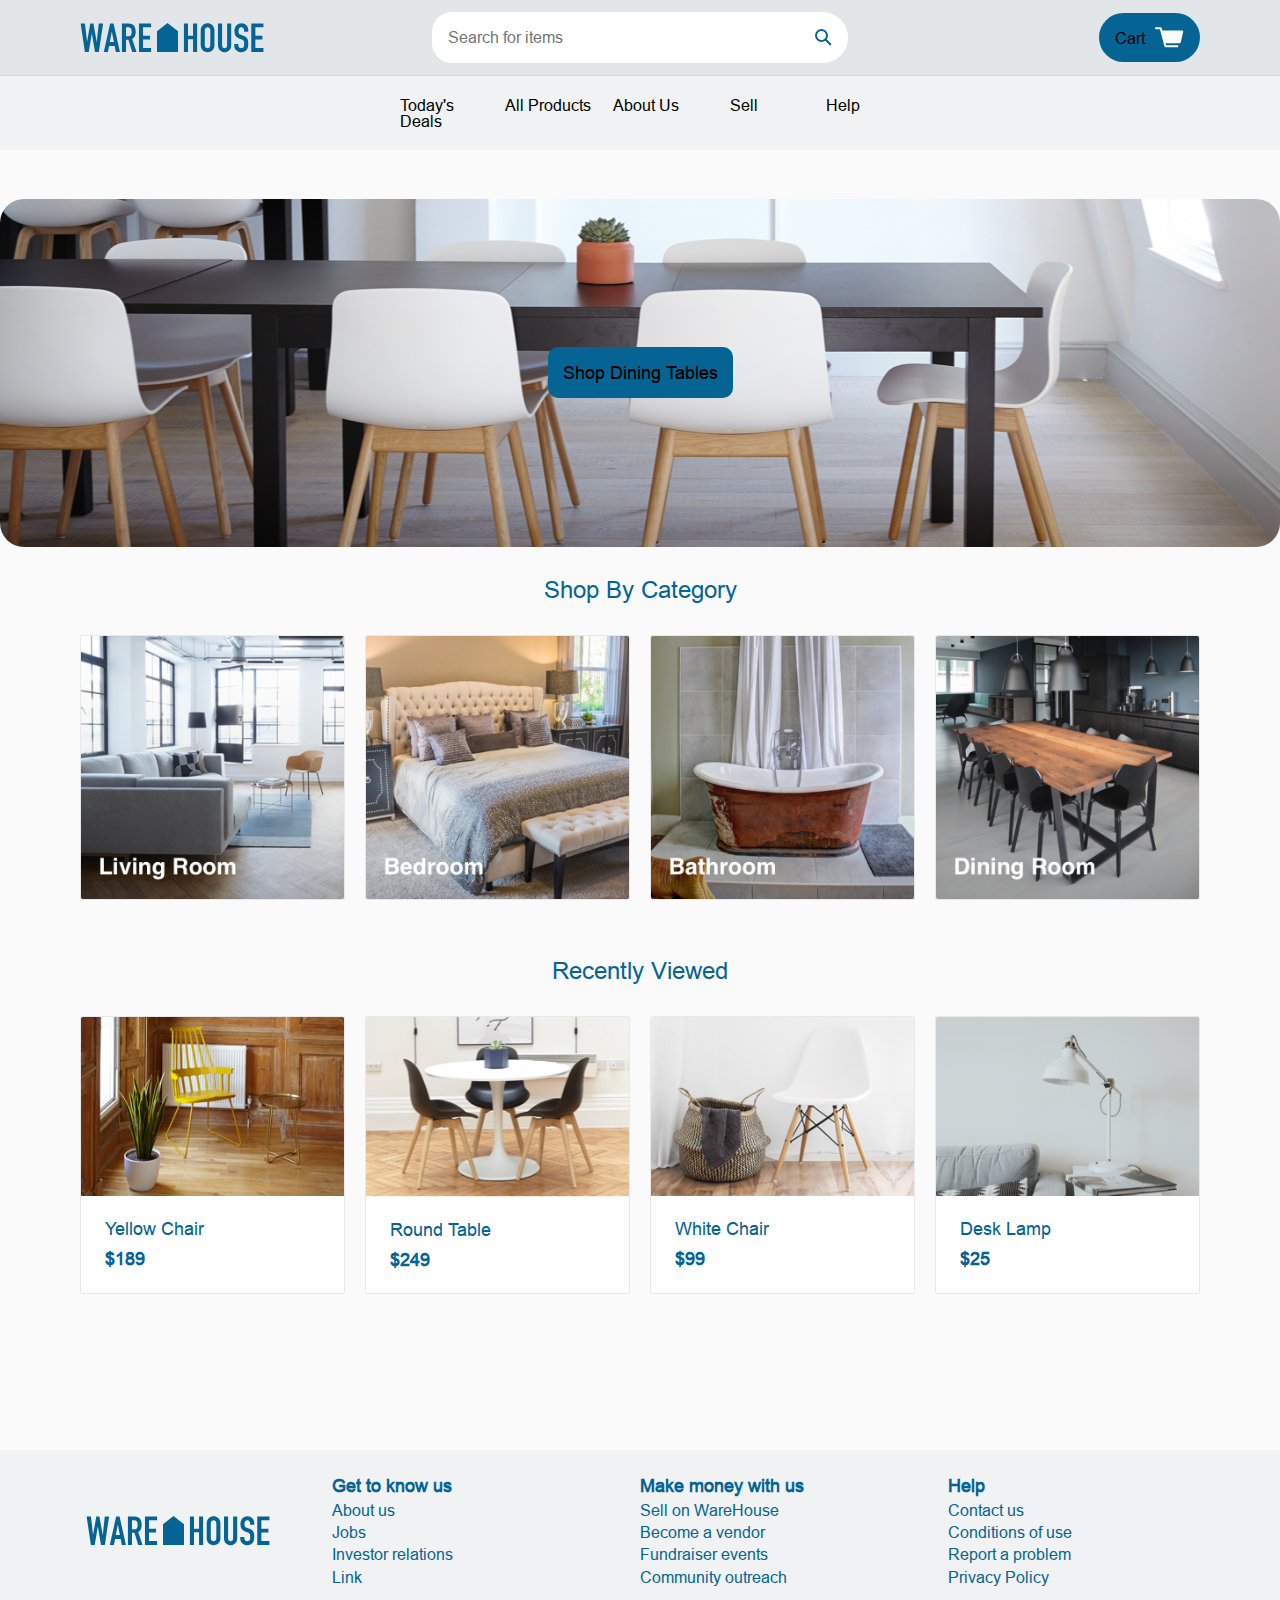
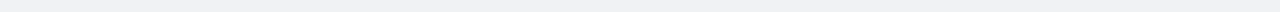
<file: warehouse project /index.html>
<!DOCTYPE html>
<html>
<head>
  <title>WareHouse</title>
  <link rel="stylesheet" type="text/css" href="resources/css/reset.css">
  <link rel="stylesheet" type="text/css" href="resources/css/base.css">
  <link rel="stylesheet" type="text/css" href="resources/css/index.css">
  <link href="https://fonts.googleapis.com/css?family=PT+Serif:700" rel="stylesheet">
</head>
<body>
  <div class="container">

    <!-- Header -->

    <header>
      <div class="image-container">
        <a href="index.html"><img src="resources/img/warehouse-logo.svg" alt="WareHouse logo home"></a>
      </div>
      <div class="search-bar">
        <input type="text" name="search" placeholder="Search for items">
        <a href="search.html" class="icon"><img src="resources/img/search.svg" alt="Search bar"></a>
      </div>
      <a href="cart.html" class="button cart">Cart <img src="resources/img/cart.svg" alt="Cart Button"></a>
    </header>
    <nav>
      <a href="deals.html" aria-label="Today's Deals link">Today's Deals</a>
      <a href="products.html" aria-label="All products link">All Products</a>
      <a href="about.html" aria-label="About us link">About Us</a>
      <a href="sell.html" aria-label="Sell your products link">Sell</a>
      <a href="#" aria-label="help link">Help</a>
    </nav>

    <!-- Hero Section -->

    <div id="main" class="landing">
      <div class="hero">
        <h2><a href="tables.html" class="main-button" aria-label="Shop dining tables">Shop Dining Tables</a></h2>
      </div>

    <!-- Products Preview Section -->

      <div class="products">

        <!-- Product Categories -->

        <div id="shop" class="category">
        <h2>Shop By Category</h2>
      </div>
        <div class="product-list categories">
          <a href="living.html" class="product-category">
            <div class="image-container">
              <img src="resources/img/home/living-room.jpg" alt="Living room category">
            </div>

          </a>
          <a href="bedroom.html" class="product-category">
            <div class="image-container">
              <img src="resources/img/home/bedroom.jpg" alt="Bedroom category">
            </div>

          </a>
          <a href="bathroom.html" class="product-category">
            <div class="image-container">
              <img src="resources/img/home/bathroom.jpg" alt="Bathroom category">
            </div>

          </a>
          <a href="dining.html" class="product-category">
            <div class="image-container">
              <img src="resources/img/home/dining-room.jpg" alt="Dining room category">
            </div>
          </a>

        </div>

        <!-- Recently Viewed Products -->

        <div id="shop" class="category">
        <h2>Recently Viewed</h2>
      </div>
        <div class="product-list">
          <a href="#" class="product-item">
            <div class="image-container">
              <img src="resources/img/home/yellow-chair.jpg" alt="Yellow chair">
            </div>
            <div class="description">
              <h3>Yellow Chair</h3>
              <span class="price">$189</span>
            </div>
          </a>
          <a href="#" class="product-item">
            <div class="image-container">
              <img src="resources/img/home/round-table.jpg" alt="A white round table">
            </div>
            <div class="description">
              <h3>Round Table</h3>
              <span class="price">$249</span>
            </div>
          </a>
          <a href="#" class="product-item">
            <div class="image-container">
              <img src="resources/img/home/white-chair.jpg" alt="A white chair with wooden legs">
            </div>
            <div class="description">
              <h3>White Chair</h3>
              <span class="price">$99</span>
            </div>
          </a>
          <a href="#" class="product-item">
            <div class="image-container">
              <img src="resources/img/home/desk-lamp.jpg" alt="desk lamp">
            </div>
            <div class="description">
              <h3>Desk Lamp</h3>
              <span class="price">$25</span>
            </div>
          </a>
        </div>
      </div>
    </div>

    <!-- Footer -->

    <footer>
      <img src="resources/img/warehouse-logo.svg" alt="Warehouse logo">
      <div class="links">
        <h4>Get to know us</h4>
        <a href="about.html">About us</a>
        <a href="jobs.html">Jobs</a>
        <a href="#">Investor relations</a>
        <a href="#">Link</a>
      </div>
      <div class="links">
        <h4>Make money with us</h4>
        <a href="sell.html">Sell on WareHouse</a>
        <a href="sell.html">Become a vendor</a>
        <a href="#">Fundraiser events</a>
        <a href="#">Community outreach</a>
      </div>
      <div class="links">
        <h4>Help</h4>
        <a href="#">Contact us</a>
        <a href="#">Conditions of use</a>
        <a href="#">Report a problem</a>
        <a href="#">Privacy Policy</a>
      </div>
    </footer>
  </div>
</body>
</html>
</file>
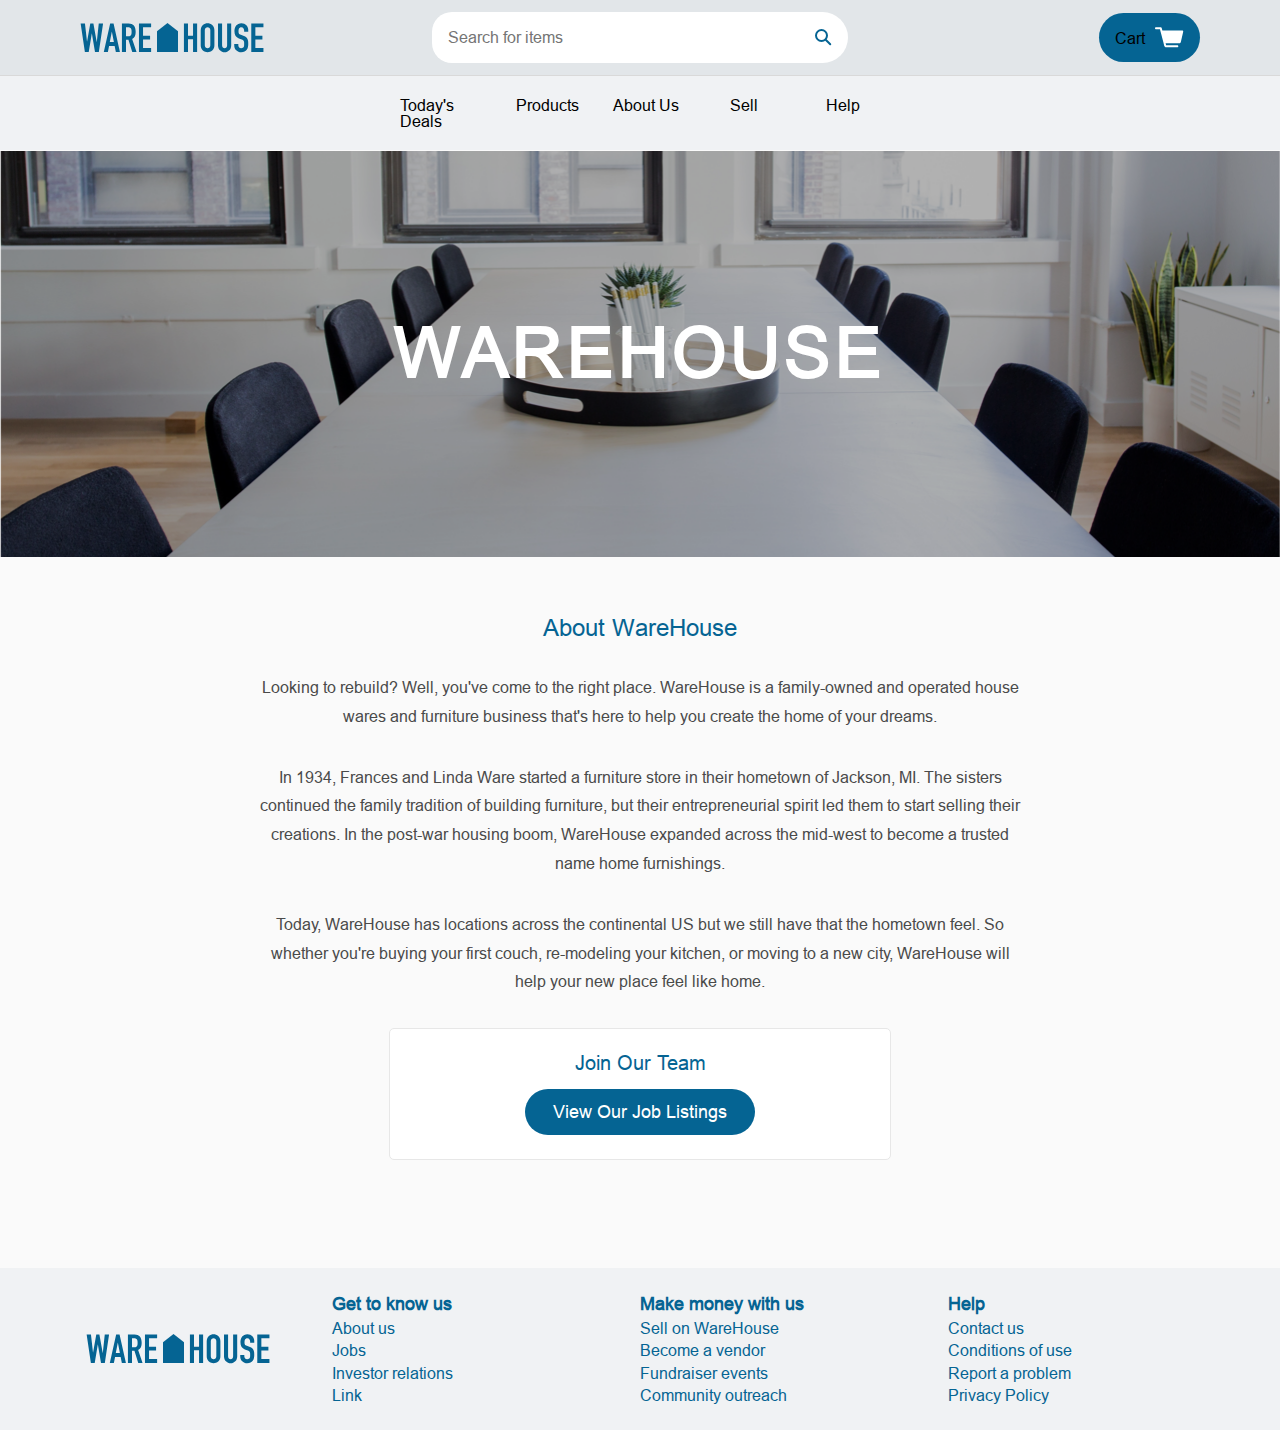
<file: warehouse project /about.html>
<!DOCTYPE html>
<html>
<head>
  <title>WareHouse</title>
  <link rel="stylesheet" type="text/css" href="resources/css/reset.css">
  <link rel="stylesheet" type="text/css" href="resources/css/base.css">
  <link rel="stylesheet" type="text/css" href="resources/css/about.css">
  <link href="https://fonts.googleapis.com/css?family=PT+Serif:700" rel="stylesheet">
</head>
<body>
  <div class="container">

    <!-- Header -->

    <header>
      <div class="image-container">
        <a href="index.html"><img src="resources/img/warehouse-logo.svg" alt="WareHouse logo home"></a>
      </div>
      <div class="search-bar">
        <input type="text" name="search" placeholder="Search for items">
        <a href="search.html" class="icon"><img src="resources/img/search.svg" alt="search bar"></a>
      </div>
      <a href="cart.html" class="button cart">Cart <img src="resources/img/cart.svg" alt="Cart button"></a>
    </header>
    <nav>
      <a href="deals.html">Today's Deals</a>
      <a href="products.html">Products</a>
      <a href="about.html">About Us</a>
      <a href="sell.html">Sell</a>
      <a href="#">Help</a>
    </nav>

    <!-- About Section -->

    <div id="main" class="about">
      <h1>WAREHOUSE</h1>
      <div class="information">
        <h2>About WareHouse</h2>
        <p>
          Looking to rebuild? Well, you've come to the right place. WareHouse
          is a family-owned and operated house wares and furniture business
          that's here to help you create the home of your dreams.
        </p>
        <p>
          In 1934, Frances and Linda Ware started a furniture store in their
          hometown of Jackson, MI. The sisters continued the family tradition
          of building furniture, but their entrepreneurial spirit led them to
          start selling their creations. In the post-war housing boom, WareHouse
          expanded across the mid-west to become a trusted name home furnishings.
        </p>
          <p>
          Today, WareHouse has locations across the continental US but we still
          have that the hometown feel. So whether you're buying your first couch,
          re-modeling your kitchen, or moving to a new city, WareHouse will help your new place feel like home.
        </p>
        <div class="join">
          <h3>Join Our Team</h3>
          <a href="jobs.html" class="button">View Our Job Listings</a>
        </div>
      </div>
    </div>

    <!-- Footer -->

    <footer>
      <img src="resources/img/warehouse-logo.svg" alt="WareHouse logo">
      <div class="links">
        <h4>Get to know us</h4>
        <a href="about.html">About us</a>
        <a href="jobs.html">Jobs</a>
        <a href="#">Investor relations</a>
        <a href="#">Link</a>
      </div>
      <div class="links">
        <h4>Make money with us</h4>
        <a href="sell.html">Sell on WareHouse</a>
        <a href="sell.html">Become a vendor</a>
        <a href="#">Fundraiser events</a>
        <a href="#">Community outreach</a>
      </div>
      <div class="links">
        <h4>Help</h4>
        <a href="#">Contact us</a>
        <a href="#">Conditions of use</a>
        <a href="#">Report a problem</a>
        <a href="#">Privacy Policy</a>
      </div>
    </footer>
  </div>
</body>
</html>
</file>
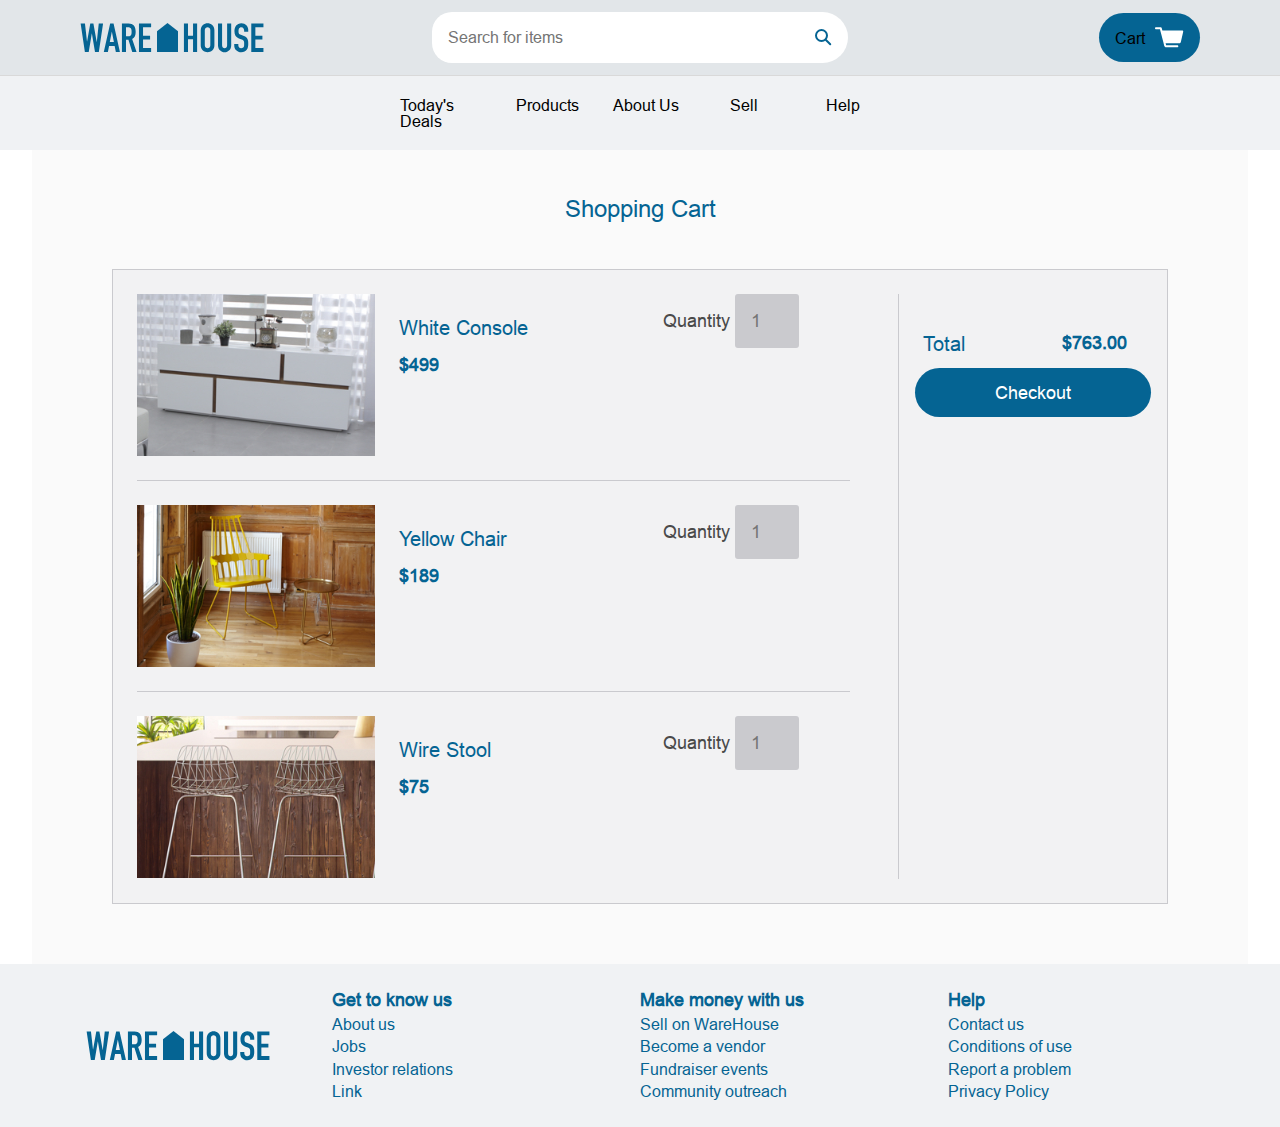
<file: warehouse project /cart.html>
<!DOCTYPE html>
<html>
<head>
  <title>WareHouse</title>
  <link rel="stylesheet" type="text/css" href="resources/css/reset.css">
  <link rel="stylesheet" type="text/css" href="resources/css/base.css">
  <link rel="stylesheet" type="text/css" href="resources/css/cart.css">
</head>
<body>
  <div class="container">

    <!-- Header -->

    <header>
      <div class="image-container">
        <a href="index.html"><img src="resources/img/warehouse-logo.svg" alt="WareHouse logo home"></a>
      </div>
      <div class="search-bar">
        <input type="text" name="search" placeholder="Search for items">
        <a href="" class="icon"><img src="resources/img/search.svg" alt="Search bar"></a>
      </div>
      <a href="cart.html" class="button cart">Cart <img src="resources/img/cart.svg" alt="Cart button"></a>
    </header>
    <nav>
      <a href="deals.html">Today's Deals</a>
      <a href="products.html">Products</a>
      <a href="about.html">About Us</a>
      <a href="sell.html">Sell</a>
      <a href="#">Help</a>
    </nav>

    <!-- Cart -->

    <div id="main" class="product-list-section">
      <h2>Shopping Cart</h2>

    <div class="shopping-cart">

        <div class="row">
          <div class="image-container">
            <img src="resources/img/cart/white-console.jpg" alt="White console ">
          </div>

          <div class="description">
            <h3>White Console</h3>
            <br>
            <span class="price">$499</span>
          </div>

          <div>
            Quantity <input type="number" name="Quantity" placeholder="1">
          </div>
        </div>

        <div class="row">
          <div class="image-container">
            <img src="resources/img/cart/yellow-chair.jpg" alt="Yellow chair">
          </div>

          <div class="description">
            <h3>Yellow Chair</h3>
            <br>
            <span class="price">$189</span>
          </div>

          <div>
            Quantity <input type="number" name="Quantity" placeholder="1">
          </div>
        </div>

        <div class="row" id="no-border">
          <div class="image-container">
            <img src="resources/img/cart/wire-stool.jpg" alt="Grey wire stool">
          </div>

          <div class="description">
            <h3>Wire Stool</h3>
            <br>
            <span class="price">$75</span>
          </div>

            <div>
            Quantity <input type="number" name="Quantity" placeholder="1">
          </div>
        </div>

      <div class="total">
        <div class="description">
          <h3>Total</h3>
          <span class="price">$763.00</span>
        </div>
        <a href="" class="button">Checkout</a>
      </div>
  </div>
</div>

    <!-- Footer -->

    <footer>
      <img src="resources/img/warehouse-logo.svg" alt="WareHouse logo">
      <div class="links">
        <h4>Get to know us</h4>
        <a href="about.html">About us</a>
        <a href="jobs.html">Jobs</a>
        <a href="#">Investor relations</a>
        <a href="#">Link</a>
      </div>
      <div class="links">
        <h4>Make money with us</h4>
        <a href="sell.html">Sell on WareHouse</a>
        <a href="sell.html">Become a vendor</a>
        <a href="#">Fundraiser events</a>
        <a href="#">Community outreach</a>
      </div>
      <div class="links">
        <h4>Help</h4>
        <a href="#">Contact us</a>
        <a href="#">Conditions of use</a>
        <a href="#">Report a problem</a>
        <a href="#">Privacy Policy</a>
      </div>
    </footer>
  </div>
</body>
</html>
</file>
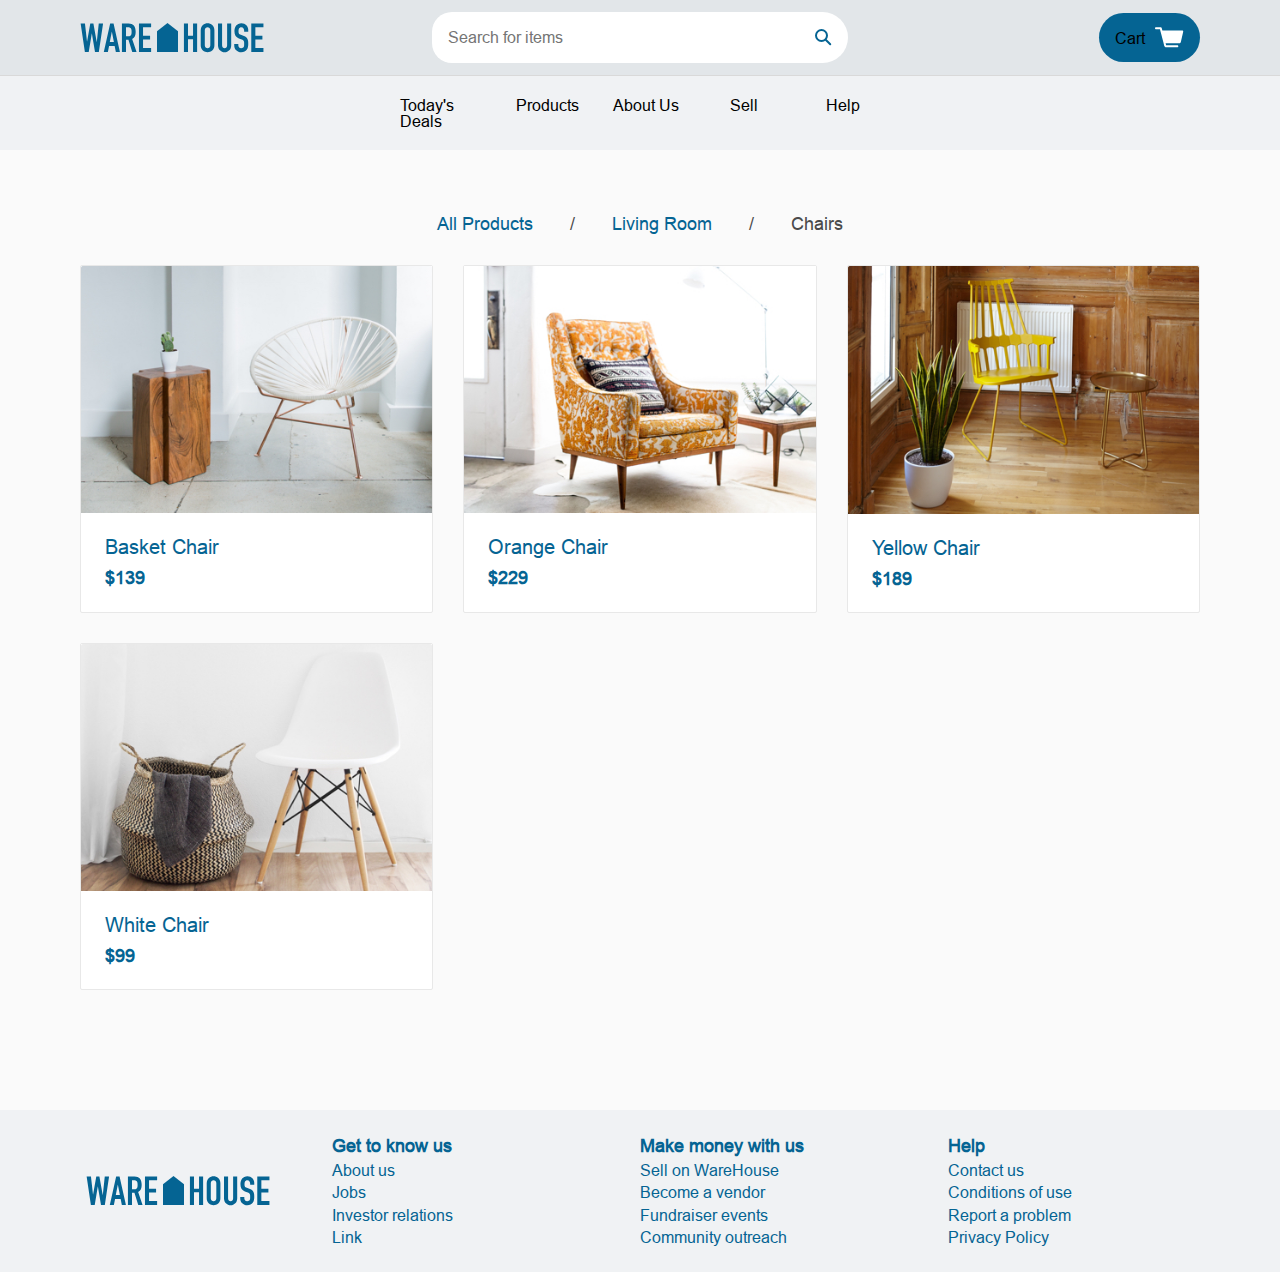
<file: warehouse project /chairs.html>
<!DOCTYPE html>
<html>
<head>
  <title>WareHouse</title>
  <link rel="stylesheet" type="text/css" href="resources/css/reset.css">
  <link rel="stylesheet" type="text/css" href="resources/css/base.css">
</head>
<body>
  <div class="container">

    <!-- Header -->

    <header>
      <div class="image-container">
        <a href="index.html"><img src="resources/img/warehouse-logo.svg" alt="WareHouse logo home"></a>
      </div>
      <div class="search-bar">
        <input type="text" name="search" placeholder="Search for items">
        <a href="search.html" class="icon"><img src="resources/img/search.svg" alt="Search bar"></a>
      </div>
      <a href="cart.html" class="button cart">Cart <img src="resources/img/cart.svg" alt="Cart button"></a>
    </header>
    <nav>
      <a href="deals.html">Today's Deals</a>
      <a href="products.html">Products</a>
      <a href="about.html">About Us</a>
      <a href="sell.html">Sell</a>
      <a href="chairs.html">Help</a>
    </nav>

    <!-- Chairs Section -->

    <div id="main" class="product-list-section">
      <ul class="breadcrumb">
        <li><a href="products.html">All Products</a></li>
        <li><a href="living.html">Living Room</a></li>
        <li>Chairs</li>
      </ul>

      <div class="product-list">


        <a href="chairs.html" class="product-item">
          <div class="image-container">
            <img src="resources/img/chairs/basket-chair.jpg" alt="White basket chair">
          </div>
          <div class="description">
            <h3>Basket Chair</h3>
            <span class="price">$139</span>
          </div>
        </a>

        <a href="chairs.html" class="product-item">
          <div class="image-container">
            <img src="resources/img/chairs/orange-chair.jpg" alt="Orange living room chair">
          </div>
          <div class="description">
            <h3>Orange Chair</h3>
            <span class="price">$229</span>
          </div>
        </a>

        <a href="chairs.html" class="product-item">
          <div class="image-container">
            <img src="resources/img/chairs/yellow-chair.jpg" alt="Yellow chair">
          </div>
          <div class="description">
            <h3>Yellow Chair</h3>
            <span class="price">$189</span>
          </div>
        </a>

        <a href="chairs.html" class="product-item">
          <div class="image-container">
            <img src="resources/img/chairs/white-chair.jpg" alt="white chair">
          </div>
          <div class="description">
            <h3>White Chair</h3>
            <span class="price">$99</span>
          </div>
        </a>

      </div>
    </div>

    <!-- Footer -->

    <footer>
      <img src="resources/img/warehouse-logo.svg" alt="WareHouse logo">
      <div class="links">
        <h4>Get to know us</h4>
        <a href="about.html">About us</a>
        <a href="jobs.html">Jobs</a>
        <a href="#">Investor relations</a>
        <a href="#">Link</a>
      </div>
      <div class="links">
        <h4>Make money with us</h4>
        <a href="sell.html">Sell on WareHouse</a>
        <a href="sell.html">Become a vendor</a>
        <a href="#">Fundraiser events</a>
        <a href="#">Community outreach</a>
      </div>
      <div class="links">
        <h4>Help</h4>
        <a href="#">Contact us</a>
        <a href="#">Conditions of use</a>
        <a href="#">Report a problem</a>
        <a href="#">Privacy Policy</a>
      </div>
    </footer>
  </div>
</body>
</html>
</file>
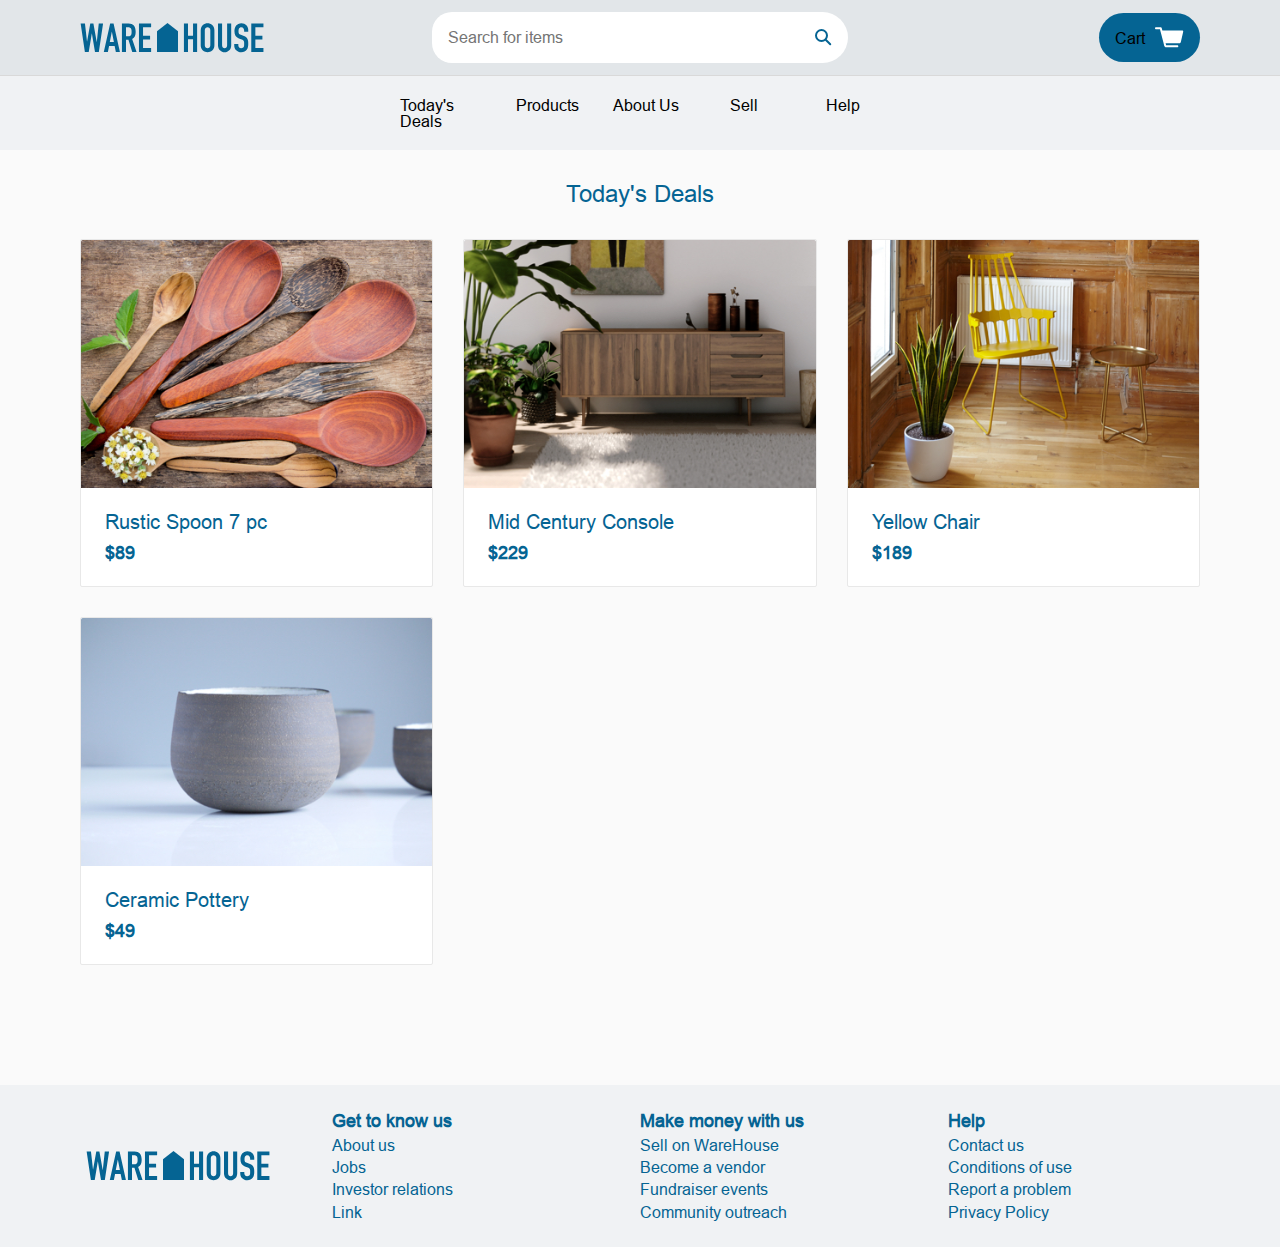
<file: warehouse project /deals.html>
<!DOCTYPE html>
<html>
<head>
  <title>WareHouse</title>
  <link rel="stylesheet" type="text/css" href="resources/css/reset.css">
  <link rel="stylesheet" type="text/css" href="resources/css/base.css">
</head>
<body>
  <div class="container">

    <!-- Header -->

    <header>
      <div class="image-container">
        <a href="index.html"><img src="resources/img/warehouse-logo.svg" alt="WareHouse logo home"></a>
      </div>
      <div class="search-bar">
        <input type="text" name="search" placeholder="Search for items">
        <a href="search.html" class="icon"><img src="resources/img/search.svg" alt="Search bar"></a>
      </div>
      <a href="cart.html" class="button cart">Cart <img src="resources/img/cart.svg" alt="Cart button"></a>
    </header>
    <nav>
      <a href="deals.html">Today's Deals</a>
      <a href="products.html">Products</a>
      <a href="about.html">About Us</a>
      <a href="sell.html">Sell</a>
      <a href="#">Help</a>
    </nav>

    <!-- Deals Section -->

    <div id="main" class="product-list-section">
      <h2>Today's Deals</h2>

      <div class="product-list">
        <a href="#" class="product-item">
          <div class="image-container">
            <img src="resources/img/deals/wooden-spoons.jpg" alt="Large wooden spoons">
          </div>
          <div class="description">
            <h3>Rustic Spoon 7 pc</h3>
            <span class="price">$89</span>
          </div>
        </a>

        <a href="#" class="product-item">
          <div class="image-container">
            <img src="resources/img/deals/midcen-console.jpg" alt="A wooden mid century console">
          </div>
          <div class="description">
            <h3>Mid Century Console</h3>
            <span class="price">$229</span>
          </div>
        </a>

        <a href="#" class="product-item">
          <div class="image-container">
            <img src="resources/img/chairs/yellow-chair.jpg" alt="A yellow chair">
          </div>
          <div class="description">
            <h3>Yellow Chair</h3>
            <span class="price">$189</span>
          </div>
        </a>

        <a href="#" class="product-item">
          <div class="image-container">
            <img src="resources/img/deals/pottery.jpg" alt="Round pottery bowl">
          </div>
          <div class="description">
            <h3>Ceramic Pottery</h3>
            <span class="price">$49</span>
          </div>
        </a>

      </div>
    </div>

    <!-- Footer -->

    <footer>
      <img src="resources/img/warehouse-logo.svg" alt="WareHouse logo">
      <div class="links">
        <h4>Get to know us</h4>
        <a href="about.html">About us</a>
        <a href="jobs.html">Jobs</a>
        <a href="#">Investor relations</a>
        <a href="#">Link</a>
      </div>
      <div class="links">
        <h4>Make money with us</h4>
        <a href="sell.html">Sell on WareHouse</a>
        <a href="sell.html">Become a vendor</a>
        <a href="#">Fundraiser events</a>
        <a href="#">Community outreach</a>
      </div>
      <div class="links">
        <h4>Help</h4>
        <a href="#">Contact us</a>
        <a href="#">Conditions of use</a>
        <a href="#">Report a problem</a>
        <a href="#">Privacy Policy</a>
      </div>
    </footer>
  </div>
</body>
</html>
</file>
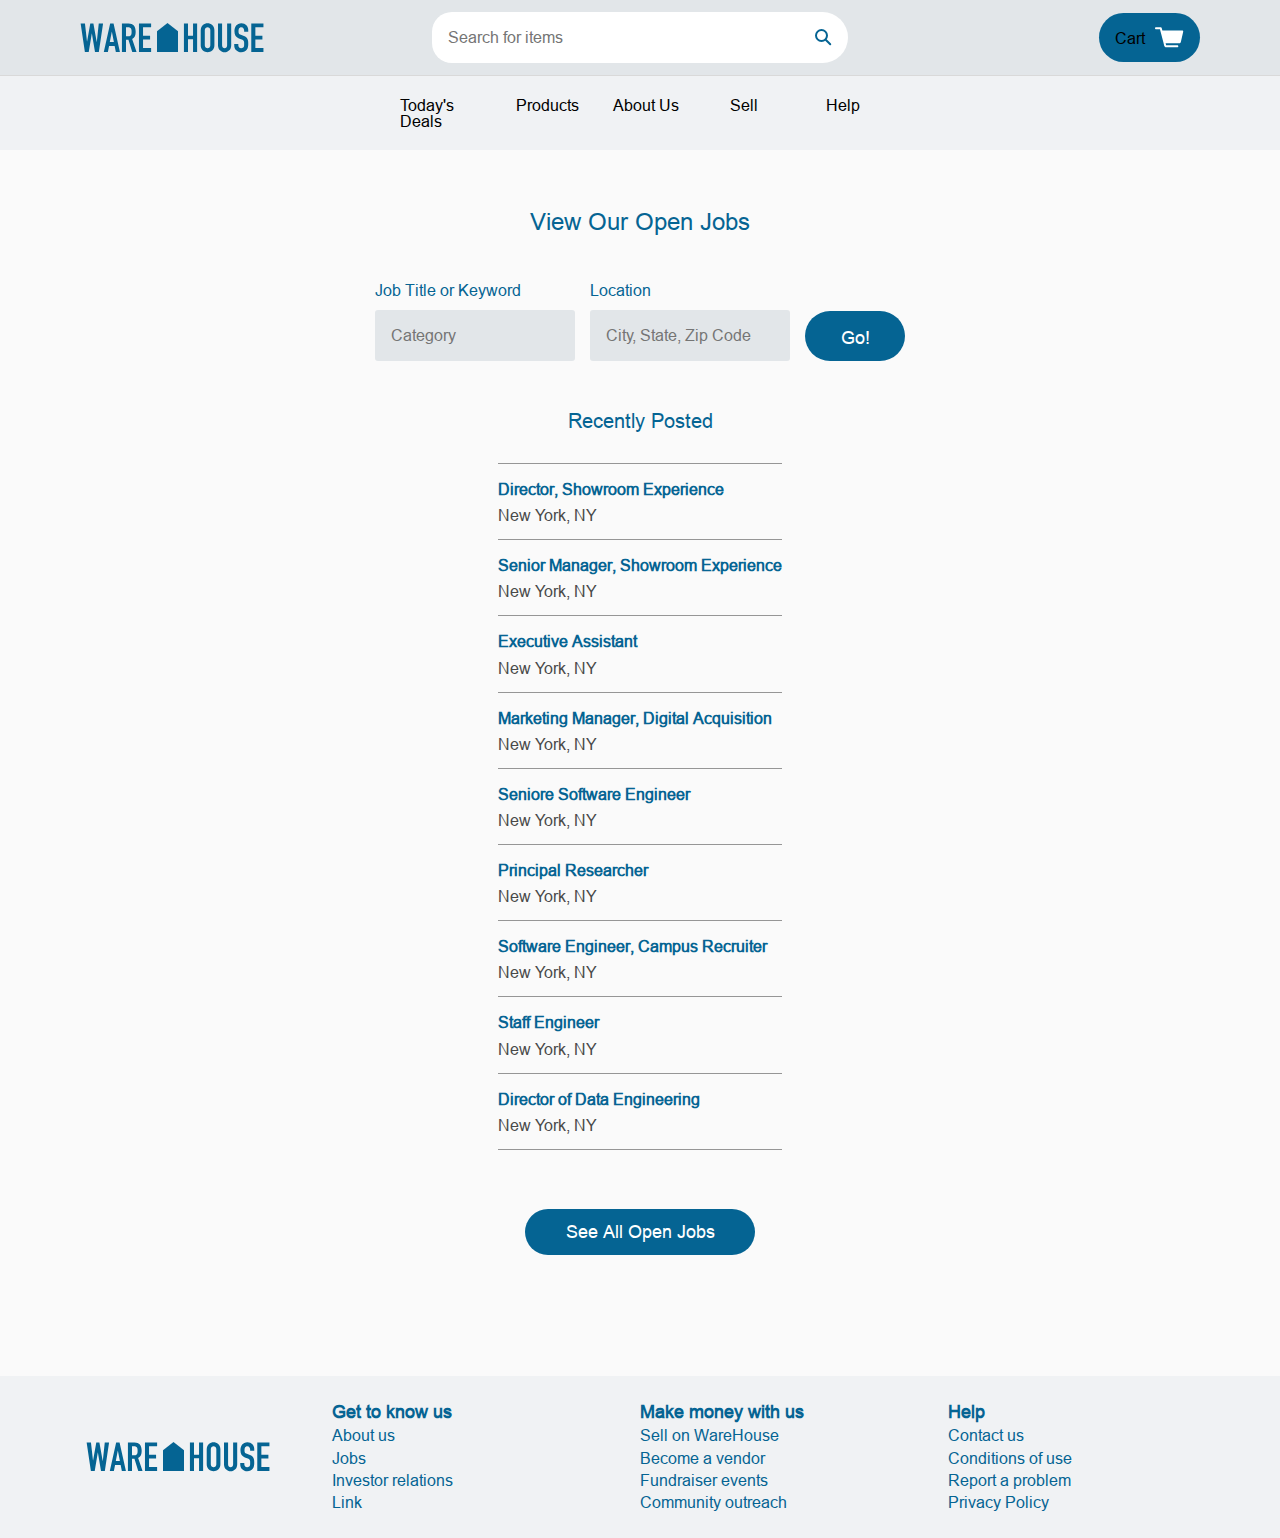
<file: warehouse project /jobs.html>
<!DOCTYPE html>
<html>
<head>
  <title>WareHouse</title>
  <link rel="stylesheet" type="text/css" href="resources/css/reset.css">
  <link rel="stylesheet" type="text/css" href="resources/css/base.css">
  <link rel="stylesheet" type="text/css" href="resources/css/jobs.css">
</head>
<body>
  <div class="container">

    <!-- Header -->

    <header>
      <div class="image-container">
        <a href="index.html"><img src="resources/img/warehouse-logo.svg" alt="WareHouse logo home"></a>
      </div>
      <div class="search-bar">
        <input type="text" name="search" placeholder="Search for items">
        <a href="search.html" class="icon"><img src="resources/img/search.svg" alt="Search bar"></a>
      </div>
      <a href="cart.html" class="button cart">Cart <img src="resources/img/cart.svg" alt="Cart button"></a>
    </header>
    <nav>
      <a href="deals.html">Today's Deals</a>
      <a href="products.html">Products</a>
      <a href="about.html">About Us</a>
      <a href="sell.html">Sell</a>
      <a href="#">Help</a>
    </nav>

    <!-- Job List Section -->

    <div id="main" class="jobs">
      <h2>View Our Open Jobs</h2>

      <!-- Job Search Bar -->

      <form>
        <div id="name" class="field">
          <label for="name">Job Title or Keyword</label>
          <input type="text" name="name" placeholder="Category">
        </div>
        <div id="name" class="field">
          <label for="name">Location</label>
          <input type="text" name="name" placeholder="City, State, Zip Code">
        </div>
        <a href="#" class="button" style="width:100px;height:50px;">Go!</a>
      </form>

      <!-- Recently Posted Job List -->

      <h3>Recently Posted</h3>
      <div class="job-list">
        <div class="job">
          <h4>Director, Showroom Experience</h4>
          <span>New York, NY</span>
        </div>
        <div class="job">
          <h4>Senior Manager, Showroom Experience</h4>
          <span>New York, NY</span>
        </div>
        <div class="job">
          <h4>Executive Assistant</h4>
          <span>New York, NY</span>
        </div>
        <div class="job">
          <h4>Marketing Manager, Digital Acquisition</h4>
          <span>New York, NY</span>
        </div>
        <div class="job">
          <h4>Seniore Software Engineer</h4>
          <span>New York, NY</span>
        </div>
        <div class="job">
          <h4>Principal Researcher</h4>
          <span>New York, NY</span>
        </div>
        <div class="job">
          <h4>Software Engineer, Campus Recruiter</h4>
          <span>New York, NY</span>
        </div>
        <div class="job">
          <h4>Staff Engineer</h4>
          <span>New York, NY</span>
        </div>
        <div class="job">
          <h4>Director of Data Engineering</h4>
          <span>New York, NY</span>
        </div>
      </div>
      <a href="#" class="button" id="see-all-jobs" alt="See all open jobs">See All Open Jobs</a>
    </div>

    <!-- Footer -->

    <footer>
      <img src="resources/img/warehouse-logo.svg" alt="WareHouse logo">
      <div class="links">
        <h4>Get to know us</h4>
        <a href="about.html">About us</a>
        <a href="jobs.html">Jobs</a>
        <a href="#">Investor relations</a>
        <a href="#">Link</a>
      </div>
      <div class="links">
        <h4>Make money with us</h4>
        <a href="sell.html">Sell on WareHouse</a>
        <a href="sell.html">Become a vendor</a>
        <a href="#">Fundraiser events</a>
        <a href="#">Community outreach</a>
      </div>
      <div class="links">
        <h4>Help</h4>
        <a href="#">Contact us</a>
        <a href="#">Conditions of use</a>
        <a href="#">Report a problem</a>
        <a href="#">Privacy Policy</a>
      </div>
    </footer>
  </div>
</body>
</html>
</file>
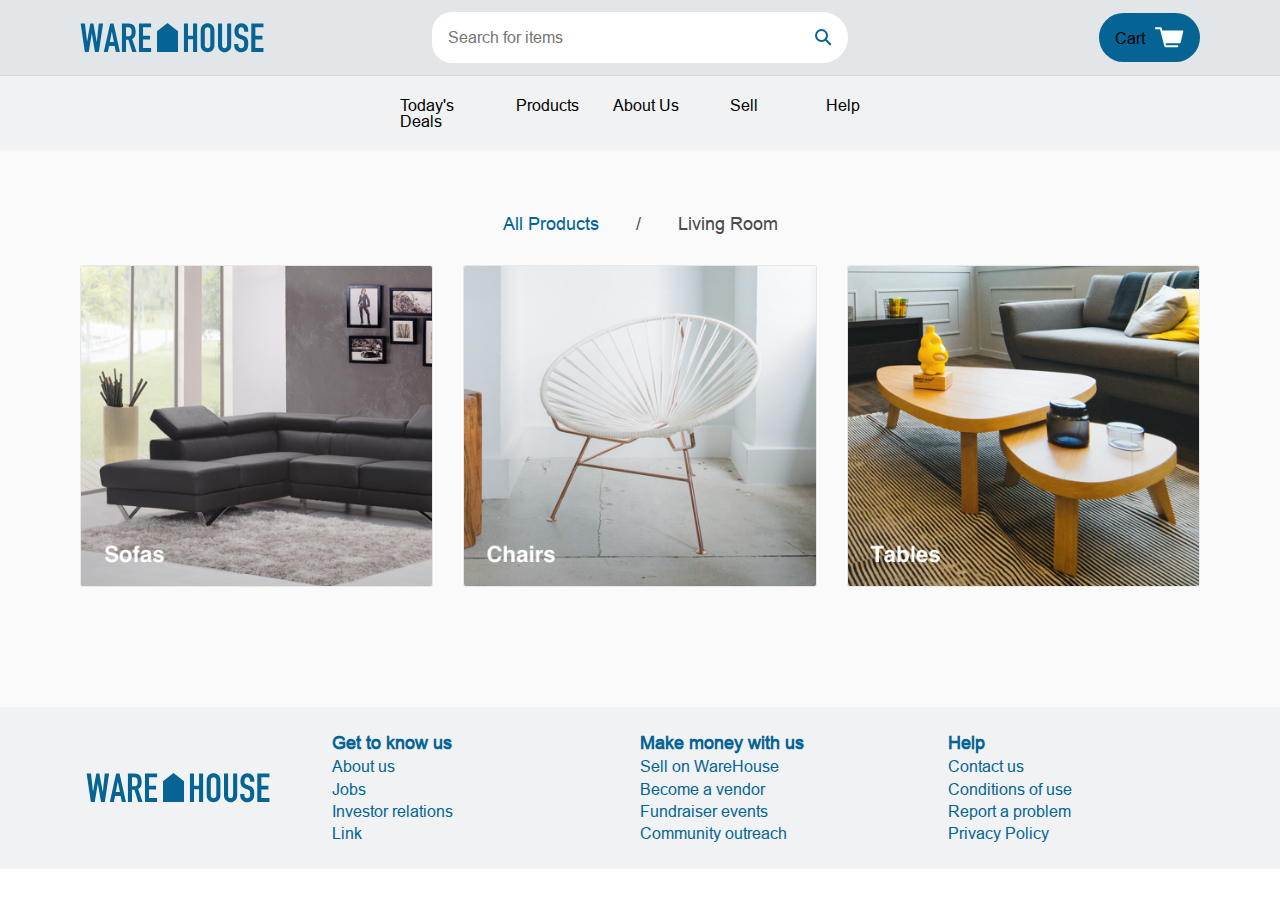
<file: warehouse project /living.html>
<!DOCTYPE html>
<html>
<head>
  <title>WareHouse</title>
  <link rel="stylesheet" type="text/css" href="resources/css/reset.css">
  <link rel="stylesheet" type="text/css" href="resources/css/base.css">
</head>
<body>
  <div class="container">

    <!-- Header -->

    <header>
      <div class="image-container">
        <a href="index.html"><img src="resources/img/warehouse-logo.svg" alt="WareHouse logo home"></a>
      </div>
      <div class="search-bar">
        <input type="text" name="search" placeholder="Search for items">
        <a href="search.html" class="icon"><img src="resources/img/search.svg" alt="Search bar"></a>
      </div>
      <a href="cart.html" class="button cart">Cart <img src="resources/img/cart.svg" alt="Cart button"></a>
    </header>
    <nav>
      <a href="deals.html">Today's Deals</a>
      <a href="products.html">Products</a>
      <a href="about.html">About Us</a>
      <a href="sell.html">Sell</a>
      <a href="#">Help</a>
    </nav>

    <!-- Living Room List Section -->

    <div id="main" class="product-list-section">
      <ul class="breadcrumb">
        <li><a href="products.html">All Products</a></li>
        <li>Living Room</li>
      </ul>

      <div class="product-list">
        <a href="sofas.html" class="product-item">
          <div class="image-container">
            <img src="resources/img/living/sofas.jpg" alt="Living room sofas">
          </div>
        </a>
        <a href="chairs.html" class="product-item">
          <div class="image-container">
            <img src="resources/img/living/chairs.jpg" alt="Living room chairs">
          </div>
        </a>
        <a href="tables.html" class="product-item">
          <div class="image-container">
            <img src="resources/img/living/tables.jpg" alt="Living room tables">
          </div>
        </a>
      </div>
    </div>

    <!-- Footer -->

    <footer>
      <img src="resources/img/warehouse-logo.svg" alt="WareHouse logo">
      <div class="links">
        <h4>Get to know us</h4>
        <a href="about.html">About us</a>
        <a href="jobs.html">Jobs</a>
        <a href="#">Investor relations</a>
        <a href="#">Link</a>
      </div>
      <div class="links">
        <h4>Make money with us</h4>
        <a href="sell.html">Sell on WareHouse</a>
        <a href="sell.html">Become a vendor</a>
        <a href="#">Fundraiser events</a>
        <a href="#">Community outreach</a>
      </div>
      <div class="links">
        <h4>Help</h4>
        <a href="#">Contact us</a>
        <a href="#">Conditions of use</a>
        <a href="#">Report a problem</a>
        <a href="#">Privacy Policy</a>
      </div>
    </footer>
  </div>
</body>
</html>
</file>
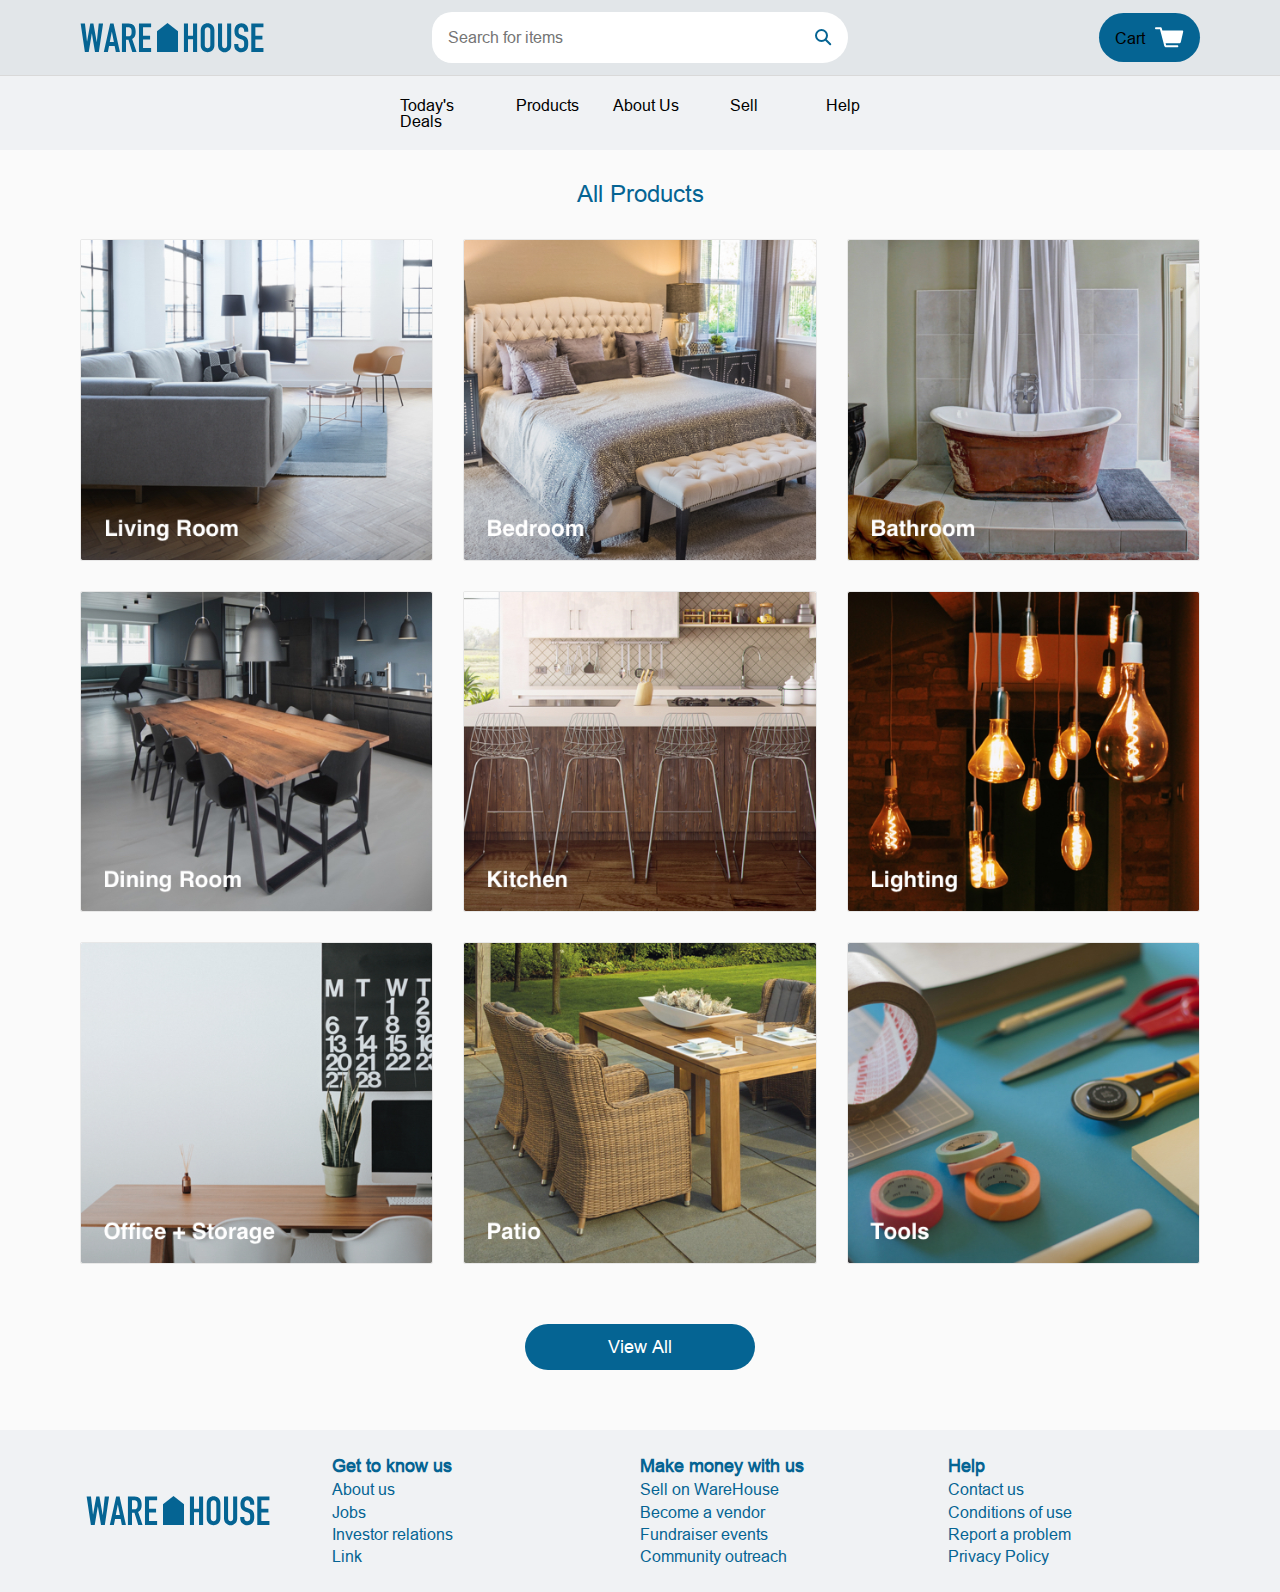
<file: warehouse project /products.html>
<!DOCTYPE html>
<html>
<head>
  <title>WareHouse</title>
  <link rel="stylesheet" type="text/css" href="resources/css/reset.css">
  <link rel="stylesheet" type="text/css" href="resources/css/base.css">
</head>
<body>
  <div class="container">

    <!-- Header -->

    <header>
      <div class="image-container">
        <a href="index.html"><img src="resources/img/warehouse-logo.svg" alt="WareHouse logo home"></a>
      </div>
      <div class="search-bar">
        <input type="text" name="search" placeholder="Search for items">
        <a href="search.html" class="icon"><img src="resources/img/search.svg" alt="Search bar"></a>
      </div>
      <a href="cart.html" class="button cart">Cart <img src="resources/img/cart.svg" alt="Cart button"></a>
    </header>
    <nav>
      <a href="deals.html">Today's Deals</a>
      <a href="products.html">Products</a>
      <a href="about.html">About Us</a>
      <a href="sell.html">Sell</a>
      <a href="products.html">Help</a>
    </nav>

    <!-- Products Section -->

    <div id="main" class="product-list-section">
      <h2>All Products</h2>
      <div class="product-list">
        <a href="living.html" class="product-item">
          <div class="image-container">
            <img src="resources/img/products/living-room.jpg" alt="Living room category">
          </div>
          <!-- <div class="description">
            <h3>Living Room</h3>
          </div> -->
        </a>
        <a href="#" class="product-item">
          <div class="image-container">
            <img src="resources/img/products/bedroom.jpg" alt="Bedroom category">
          </div>
          <!-- <div class="description">
            <h3>Bedroom</h3>
          </div> -->
        </a>
        <a href="#" class="product-item">
          <div class="image-container">
            <img src="resources/img/products/bathroom.jpg" alt="Bathroom category">
          </div>
          <!-- <div class="description">
            <h3>Bathroom</h3>
          </div> -->
        </a>
        <a href="#" class="product-item">
          <div class="image-container">
            <img src="resources/img/products/dining-room.jpg" alt="Dining room cateory">
          </div>
          <!-- <div class="description">
            <h3>Dining Room</h3>
          </div> -->
        </a>
        <a href="#" class="product-item">
          <div class="image-container">
            <img src="resources/img/products/kitchen.jpg" alt="Kitchen catgeory">
          </div>
          <!-- <div class="description">
            <h3>Kitchen</h3>
          </div> -->
        </a>
        <a href="#" class="product-item">
          <div class="image-container">
            <img src="resources/img/products/lighting.jpg" alt="Lighting category">
          </div>
          <!-- <div class="description">
            <h3>Lighting</h3>
          </div> -->
        </a>
        <a href="#" class="product-item">
          <div class="image-container">
            <img src="resources/img/products/office.jpg" alt="Office category">
          </div>
          <!-- <div class="description">
            <h3>Office + Storage</h3>
          </div> -->
        </a>
        <a href="patio.html" class="product-item">
          <div class="image-container">
            <img src="resources/img/products/patio.jpg" alt="Outdoors and patio category">
          </div>
          <!-- <div class="description">
            <h3>Patio</h3>
          </div> -->
        </a>
        <a href="tools.html" class="product-item">
          <div class="image-container">
            <img src="resources/img/products/tools.jpg" alt="Tools category">
          </div>
          <!-- <div class="description">
            <h3>Tools</h3>
          </div> -->
        </a>
      </div>
      <a href="#" class="button" alt="View All Products">View All</a>
    </div>

    <!-- Footer -->

    <footer>
      <img src="resources/img/warehouse-logo.svg" alt="WareHouse logo">
      <div class="links">
        <h4>Get to know us</h4>
        <a href="about.html">About us</a>
        <a href="jobs.html">Jobs</a>
        <a href="#">Investor relations</a>
        <a href="#">Link</a>
      </div>
      <div class="links">
        <h4>Make money with us</h4>
        <a href="sell.html">Sell on WareHouse</a>
        <a href="sell.html">Become a vendor</a>
        <a href="#">Fundraiser events</a>
        <a href="#">Community outreach</a>
      </div>
      <div class="links">
        <h4>Help</h4>
        <a href="#">Contact us</a>
        <a href="#">Conditions of use</a>
        <a href="#">Report a problem</a>
        <a href="#">Privacy Policy</a>
      </div>
    </footer>
  </div>
</body>
</html>
</file>
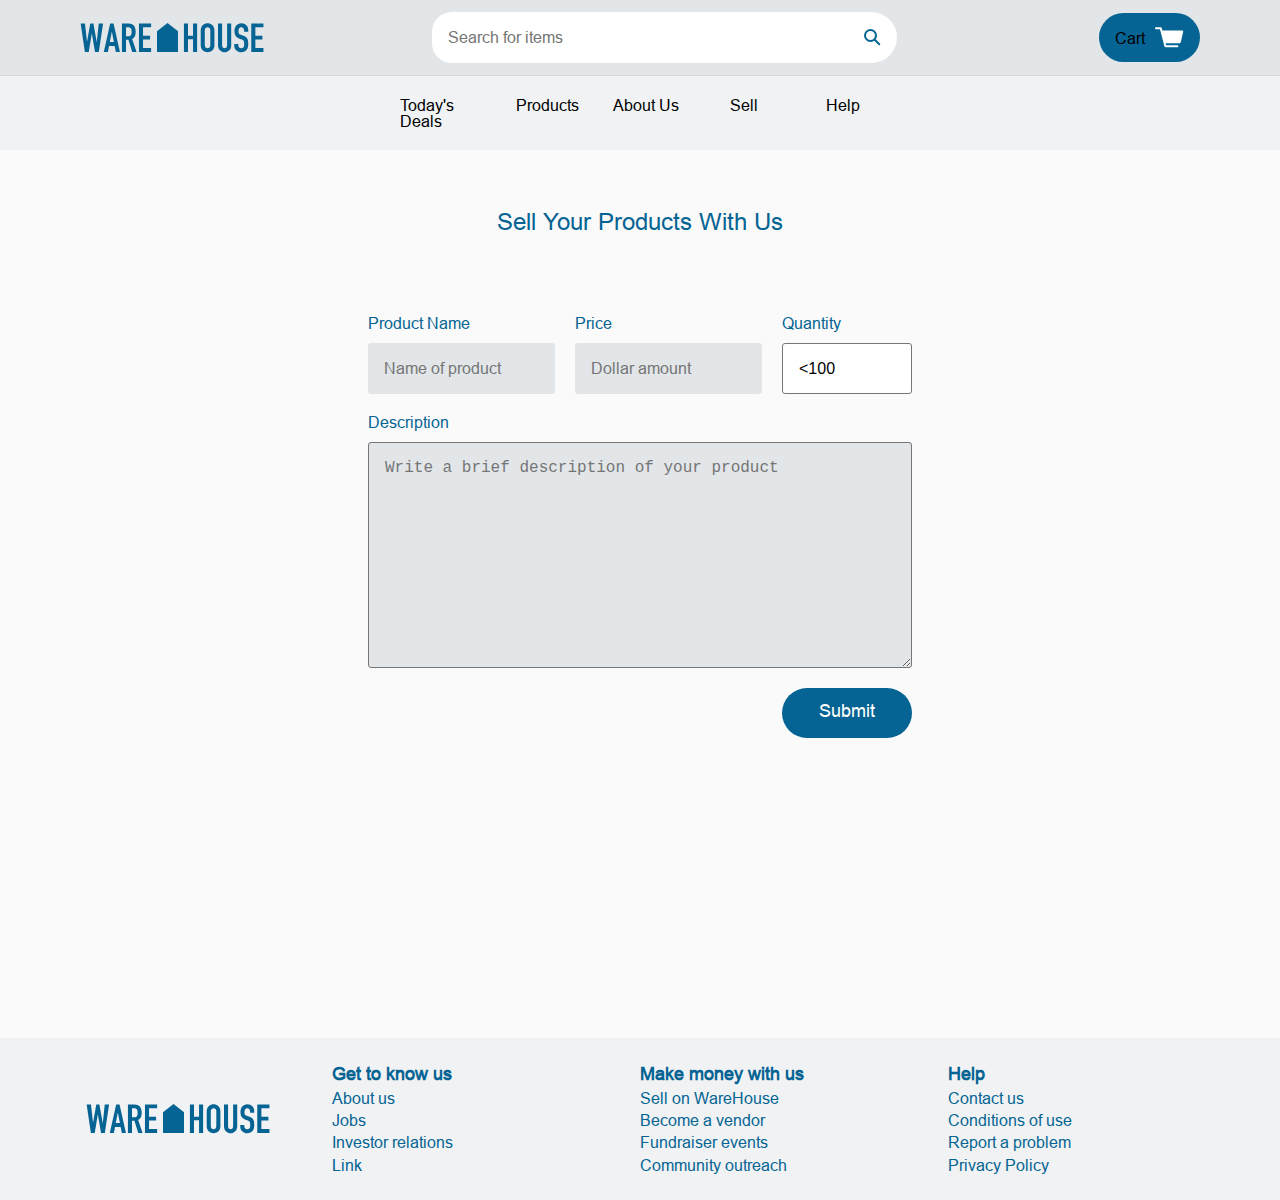
<file: warehouse project /sell.html>
<!DOCTYPE html>
<html>
<head>
  <title>WareHouse</title>
  <link rel="stylesheet" type="text/css" href="resources/css/reset.css">
  <link rel="stylesheet" type="text/css" href="resources/css/base.css">
  <link rel="stylesheet" type="text/css" href="resources/css/sell.css">
  <link href="https://fonts.googleapis.com/css?family=PT+Serif" rel="stylesheet">
</head>
<body>
  <div class="container">

    <!-- Header -->

    <header>
      <div class="image-container">
        <a href="index.html"><img src="resources/img/warehouse-logo.svg" alt="WareHouse logo home"></a>
      </div>
      <div class="search-bar">
        <input type="text" name="search" placeholder="Search for items">
        <a href="search.html" class="icon"><img src="resources/img/search.svg" alt="Search bar"></a>
      </div>
      <a href="cart.html" class="button cart">Cart <img src="resources/img/cart.svg" alt="Cart button"></a>
    </header>
    <nav>
      <a href="deals.html">Today's Deals</a>
      <a href="products.html">Products</a>
      <a href="about.html">About Us</a>
      <a href="sell.html">Sell</a>
      <a href="#">Help</a>
    </nav>

    <!-- Sell Product Form -->

    <div id="main" class="sell">
      <h3>Sell Your Products With Us</h3>
      <form>
        <div id="name" class="field">
          <label for="name">Product Name</label>
          <input type="text" name="name" placeholder="Name of product">
        </div>
        <div id="price" class="field">
          <label for="price">Price</label>
          <input type="number" name="price" placeholder="Dollar amount">
        </div>
        <div id="quantity" class="field">
          <label for="quantity">Quantity</label>
          <select name="quantity">
            <option value="100"><100</option>
            <option value="200">100-200</option>
            <option value="300">200-300</option>
            <option value="400">300-400</option>
            <option value="500">>500</option>
          </select>
        </div>
        <div id="description" class="field">
          <label for="description">Description</label>
          <textarea type="text" name="description" placeholder="Write a brief description of your product"></textarea>
        </div>
        <a href="#" class="button" id="submit" style="width:130px;height:50px;"> Submit</a>
      </form>
    </div>

    <!-- Footer -->

    <footer>
      <img src="resources/img/warehouse-logo.svg" alt="WareHouse logo">
      <div class="links">
        <h4>Get to know us</h4>
        <a href="about.html">About us</a>
        <a href="jobs.html">Jobs</a>
        <a href="#">Investor relations</a>
        <a href="#">Link</a>
      </div>
      <div class="links">
        <h4>Make money with us</h4>
        <a href="sell.html">Sell on WareHouse</a>
        <a href="sell.html">Become a vendor</a>
        <a href="#">Fundraiser events</a>
        <a href="#">Community outreach</a>
      </div>
      <div class="links">
        <h4>Help</h4>
        <a href="#">Contact us</a>
        <a href="#">Conditions of use</a>
        <a href="#">Report a problem</a>
        <a href="#">Privacy Policy</a>
      </div>
    </footer>
  </div>
</body>
</html>
</file>
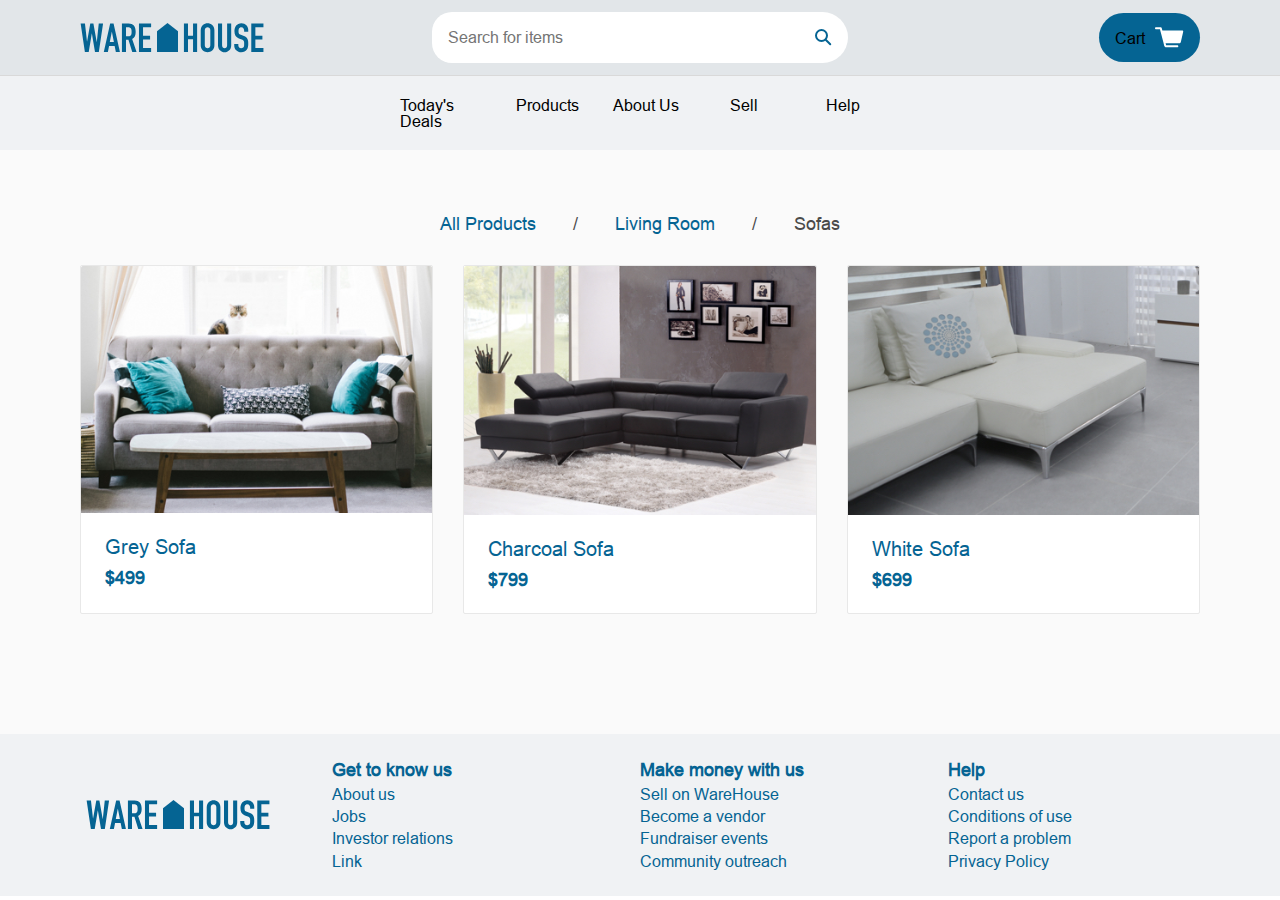
<file: warehouse project /sofas.html>
<!DOCTYPE html>
<html>
<head>
  <title>WareHouse</title>
  <link rel="stylesheet" type="text/css" href="resources/css/reset.css">
  <link rel="stylesheet" type="text/css" href="resources/css/base.css">
</head>
<body>
  <div class="container">

    <!-- Header -->

    <header>
      <div class="image-container">
        <a href="index.html"><img src="resources/img/warehouse-logo.svg" alt="WareHouse logo home"></a>
      </div>
      <div class="search-bar">
        <input type="text" name="search" placeholder="Search for items">
        <a href="search.html" class="icon"><img src="resources/img/search.svg" alt="Search bar"></a>
      </div>
      <a href="cart.html" class="button cart">Cart <img src="resources/img/cart.svg" alt="Cart button"></a>
    </header>
    <nav>
      <a href="deals.html">Today's Deals</a>
      <a href="products.html">Products</a>
      <a href="about.html">About Us</a>
      <a href="sell.html">Sell</a>
      <a href="#">Help</a>
    </nav>

    <!-- Sofas Section -->

    <div id="main" class="product-list-section">
      <ul class="breadcrumb">
        <li><a href="products.html">All Products</a></li>
        <li><a href="living.html">Living Room</a></li>
        <li>Sofas</li>
      </ul>

      <div class="product-list">
        <a href="sofas.html" class="product-item">
          <div class="image-container">
            <img src="resources/img/sofas/grey-sofa.jpg" alt="Image of a grey sofa that costs $499">
          </div>
          <div class="description">
            <h3>Grey Sofa</h3>
            <span class="price">$499</span>
          </div>
        </a>

        <a href="#" class="product-item">
          <div class="image-container">
            <img src="resources/img/sofas/charcoal-sofa.jpg" alt="Image of a charcoal sofa that costs $799">
          </div>
          <div class="description">
            <h3>Charcoal Sofa</h3>
            <span class="price">$799</span>
          </div>
        </a>

        <a href="#" class="product-item">
          <div class="image-container">
            <img src="resources/img/sofas/white-sofa.jpg" alt="Image of a white sofa that costs $699">
          </div>
          <div class="description">
            <h3>White Sofa</h3>
            <span class="price">$699</span>
          </div>
        </a>

      </div>
    </div>

    <!-- Footer -->

    <footer>
      <img src="resources/img/warehouse-logo.svg" alt="WareHouse logo">
      <div class="links">
        <h4>Get to know us</h4>
        <a href="about.html">About us</a>
        <a href="jobs.html">Jobs</a>
        <a href="#">Investor relations</a>
        <a href="#">Link</a>
      </div>
      <div class="links">
        <h4>Make money with us</h4>
        <a href="sell.html">Sell on WareHouse</a>
        <a href="sell.html">Become a vendor</a>
        <a href="#">Fundraiser events</a>
        <a href="#">Community outreach</a>
      </div>
      <div class="links">
        <h4>Help</h4>
        <a href="#">Contact us</a>
        <a href="#">Conditions of use</a>
        <a href="#">Report a problem</a>
        <a href="#">Privacy Policy</a>
      </div>
    </footer>
  </div>
</body>
</html>
</file>
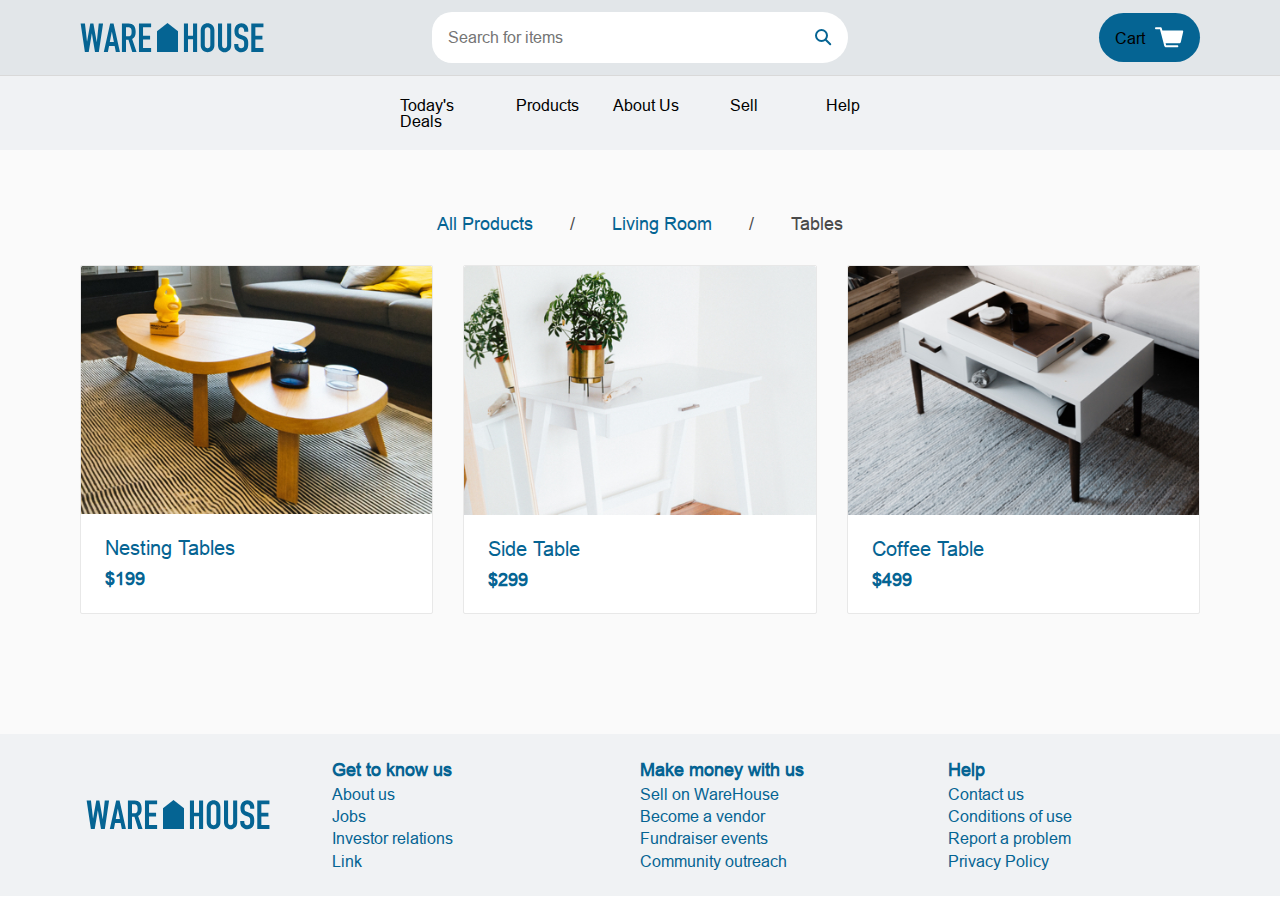
<file: warehouse project /tables.html>
<!DOCTYPE html>
<html>
<head>
  <title>WareHouse</title>
  <link rel="stylesheet" type="text/css" href="resources/css/reset.css">
  <link rel="stylesheet" type="text/css" href="resources/css/base.css">
</head>
<body>
  <div class="container">

    <!-- Header -->

    <header>
      <div class="image-container">
        <a href="index.html"><img src="resources/img/warehouse-logo.svg" alt="WareHouse logo home"></a>
      </div>
      <div class="search-bar">
        <input type="text" name="search" placeholder="Search for items">
        <a href="search.html" class="icon"><img src="resources/img/search.svg" alt="Search bar"></a>
      </div>
      <a href="cart.html" class="button cart">Cart <img src="resources/img/cart.svg" alt="Cart button"></a>
    </header>
    <nav>
      <a href="deals.html">Today's Deals</a>
      <a href="products.html">Products</a>
      <a href="about.html">About Us</a>
      <a href="sell.html">Sell</a>
      <a href="tables.html">Help</a>
    </nav>

    <!-- Tables Section -->

    <div id="main" class="product-list-section">
      <ul class="breadcrumb">
        <li><a href="products.html">All Products</a></li>
        <li><a href="living.html">Living Room</a></li>
        <li>Tables</li>
      </ul>

      <div class="product-list">
        <a href="#" class="product-item">
          <div class="image-container">
            <img src="resources/img/tables/nesting-tables.jpg" alt="Wooden nesting tables">
          </div>
          <div class="description">
            <h3>Nesting Tables</h3>
            <span class="price">$199</span>
          </div>
        </a>

        <a href="#" class="product-item">
          <div class="image-container">
            <img src="resources/img/tables/side-table.jpg" alt="White side table">
          </div>
          <div class="description">
            <h3>Side Table</h3>
            <span class="price">$299</span>
          </div>
        </a>

        <a href="#" class="product-item">
          <div class="image-container">
            <img src="resources/img/tables/coffee-table.jpg" alt="White coffee table">
          </div>
          <div class="description">
            <h3>Coffee Table</h3>
            <span class="price">$499</span>
          </div>
        </a>

      </div>
    </div>

    <!-- Footer -->

    <footer>
      <img src="resources/img/warehouse-logo.svg" alt="WareHouse logo">
      <div class="links">
        <h4>Get to know us</h4>
        <a href="about.html">About us</a>
        <a href="jobs.html">Jobs</a>
        <a href="#">Investor relations</a>
        <a href="#">Link</a>
      </div>
      <div class="links">
        <h4>Make money with us</h4>
        <a href="sell.html">Sell on WareHouse</a>
        <a href="sell.html">Become a vendor</a>
        <a href="#">Fundraiser events</a>
        <a href="#">Community outreach</a>
      </div>
      <div class="links">
        <h4>Help</h4>
        <a href="#">Contact us</a>
        <a href="#">Conditions of use</a>
        <a href="#">Report a problem</a>
        <a href="#">Privacy Policy</a>
      </div>
    </footer>
  </div>
</body>
</html>
</file>
<file: warehouse project /resources/css/base.css>
@font-face {
  font-family: 'Arial-MT' ;
  src: url('../fonts/ari.ttf') format('truetype');
}

/* Site-Wide Styles */

html {
  font-size: 16px;
}


body {
  font-family: 'Arial-MT', sans-serif;
  color: #4a4a4a;
}

a {
  text-decoration: none;
  transition: .3s;
  color: #056493;
}

a:link {
  text-decoration: none;
  color: #000;
}

a:hover {
  color: #FF8A02;
  transform: scale(1.1);
  text-decoration: none;
}

h1,
h2,
h3,
h4 {
  font-size: 1.1em;
  color: #056493;
}

input,
textarea,
select {
  border-radius: 3px;
  background-color: #e3e3e3;
  padding: 1rem;
}

.main-button {
  border-radius: 10px;
  background-color: #056493;
  text-align: center;
  color: #ffffff;
  padding: 15px;
  transition: .25s;
  font-size: 18px;
  font-family: 'Arial-MT', sans-serif;
}

.main-button:hover {
  color: #f2f2f2;
  transform: scale(1.1);
}

/* Reusable Component - Button */

.button {
  border-radius: 30px;
  background-color: #056493;
  text-align: center;
  color: #ededed;
  transition: .25s;
}

.button:hover {
  background-color: #056493;
  color: #ffffff;
}


/* Reusable Component - Image Container */

.image-container {
  overflow: hidden;
}

.image-container img {
  display: block;
  max-width: 100%;
  height: auto;
  color: #056493;
}

/* Reusable Component - Product List */

.product-list-section {
  padding: 2rem 5rem 3.75rem 5rem;
  font-size: 18px;
}


.product-list {
  display: grid;
  grid-template-columns: repeat(3, 1fr);
  margin-bottom: 3.75rem;
  grid-gap: 30px;
}

.product-category {
  border-radius: 2px;
  background-color: hsla(0, 0%, 100%, 1);
  border: solid 1px hsla(0, 0%, 91%, 1);
}

.product-category .description-category {
  padding: 1.5rem;
  text-align: left;
}

.product-category h3 {
  margin-bottom: .75rem;
  color: hsla(0, 0%, 29%, 1);
}

.product-item {
  border-radius: 2px;
  background-color: hsla(0, 0%, 100%, 1);
  border: solid 1px hsla(0, 0%, 91%, 1);
}

.product-item .description {
  padding: 1.5rem;
  text-align: left;
}


.product-item h3 {
  margin-bottom: .75rem;
  color: #056493;
  position: relative;
  display: block;
}

.product-item .price {
  color: #056493;
  font-weight: bold;
  font-size: 18px;
}


/* Reusable Component - Form Field With Label */
.field {
  display: flex;
  flex-direction: column;
}

.field label {
  padding-bottom: .75rem;
}


/* Reusable Component - Navigation Breadcrumbs */
ul.breadcrumb {
    padding: 2rem 4rem;
    list-style: none;
    align-items: left;
}
ul.breadcrumb li {
    display: inline;
    font-size: inherit;
    align-items: left;
}
ul.breadcrumb li+li:before {
    padding: 2rem;
    color: hsla(0, 0%, 29%, 1);
    content: "/\00a0";
}
ul.breadcrumb li a {
    color: hsla(0, 0%, 29%, 1);
    text-decoration: none;
    color: #056493;
}

ul.breadcrumb li a:hover {
  color: #FF8A02;
}


@media only screen and (max-width: 1100px) {
  .product-list {
    grid-template-columns: repeat(2, 1fr);
  }
}

@media only screen and (max-width: 680px) {
  .product-list {
    grid-template-columns: 1fr;
  }
}


/* Site-Wide Grid */

.container {
  display: grid;
  grid-template-areas: 'header'
                       'nav'
                       'main'
                       'footer';
}


/* Header */

header {
  grid-area: header;
  display: grid;
  grid-template-columns: 22rem 1fr 22rem;
  align-items: center;
  padding: .75rem 5rem;
  font-size: inherit;
  background-color: #e2e6e9;
}

.search-bar {
  display: flex;
  border-radius: 33px 53px 33pzx 53px;
  width: 100%;
}

.search-bar input {
  flex-grow: 1;
  border-top-right-radius: 0;
  border-top-left-radius: 20px;
  border-bottom-right-radius: 0;
  border-bottom-left-radius: 20px;
  background-color: #fff;
}

.search-bar .icon {
  background-color: #e3e3e3;
  border-radius: 0 53px 53px 0;
  padding: 1rem;
  background-color: #ffffff;
}

.search-bar .icon img {
  vertical-align: middle;
}

.cart {
  justify-self: end;
  display: flex;
  align-items: center;
  padding: .875rem 1rem;
  border-radius: 54px;
}

.cart img {
  padding-left: .625rem;
}

nav {
  display: grid;
  grid-template-columns: repeat(5, 1fr);
  justify-items: center;
  grid-area: nav;
  background-color: #f0f2f4;
  border-top: 1px solid #d9d9d9;
  padding: 1.313rem 24.25rem 1.313rem 25rem;
}

@media only screen and (max-width: 1100px) {
  header {
    grid-template-columns: 1fr;
    justify-items: center;
  }

  .cart {
    justify-self: auto;
  }
}

@media only screen and (max-width: 700px) {
  nav {
    grid-template-columns: 1fr;
  }
}

/* Main Section */

#main {
  grid-area: main;
  display: grid;
  justify-items: center;
  text-align: center;
  background-color: hsla(0, 0%, 98%, 1);
  border-top: 1px solid hsla(0, 0%, 98%, 1);
}

#main h2 {
  margin-bottom: 2rem;
  font-size: 24px;
}

#main .button {
  box-sizing: border-box;
  width: 14.375rem;
  padding: .875rem 0;
  color: #fff;
}

/* Footer */

footer {
  grid-area: footer;
  display: grid;
  grid-template-columns: repeat(4, 1fr);
  padding: 1.5rem;
  background-color: #f0f2f4;
}

footer img {
  align-self: center;
  justify-self: center;
}

footer .links {
  display: grid;
  color: #056493;
  line-height: 1.4;
}

footer a {
  color: #056493;
}

.links a {
  color: #056493;
}

.links a:hover {
  color: #FF8A02;
}

.links h4 {
  font-weight: bold;
  color: #056493;
}

@media only screen and (max-width: 810px) {
  footer {
    grid-template-columns: repeat(3, 1fr);
  }

  footer img {
    grid-column: 1 / span 3;
  }
}

@media only screen and (max-width: 490px) {
  footer {
    grid-template-columns: 1fr;
    justify-items: center;
    text-align: center;
  }

  footer img {
    grid-column: auto;
    color: #056493;
  }
}
</file>
<file: warehouse project /resources/css/index.css>
.hero {
  width: 100%;
  height: 21.75rem;
  margin-top: 3rem;
  border-radius: 1.5rem;
  background-image: url('../img/home/hero.png');
  background-repeat: no-repeat;
  background-size: cover;
  background-position: center;
  text-align: center;
}

.hero h2 {
  padding-top: 10rem;
  color: #ffffff;
  font-family: Helvetica;
  text-align: center;
  font-size: 16px;
}

.hero h2:hover {
  opacity:0.9;
}

.products {
  padding: 0 5rem 6rem 5rem;
}

.products h2 {
  margin-top: 2rem;
  font-size: inherit;
}

.products .price {
  color: #056493;
}

.landing .product-list {
  grid-template-columns: repeat(4, 1fr);
  grid-gap: 20px 20px;
}

.product-list h3 {
  color: #056493;
}

.product-list h3:hover {
  position: relative;
}

#shop, h2 {
  font-size: 24px;
}

.categories h3 {
  margin-bottom: 0;
}

@media only screen and (max-width: 1020px) {
  .landing .product-list {
    grid-template-columns: repeat(3, 1fr);
  }
}


@media only screen and (max-width: 760px) {
  .landing .product-list {
    grid-template-columns: repeat(2, 1fr);
  }
}

@media only screen and (max-width: 565px) {
  .hero {
    padding-left: 0;
    text-align: center;
  }

  .hero h2 {
    padding-top: 7rem;
  }

  .hero p {
    width: 90%;
    margin: auto;
  }
}

@media only screen and (max-width: 470px) {
  .landing .product-list {
    grid-template-columns: 1fr;
  }
}
</file>
<file: warehouse project /resources/css/about.css>
/* About Page */

.about h1 {
  width: 100%;
  padding: 10.5rem 0;
  background-image: url('../img/hero.png');
  background-repeat: no-repeat;
  background-size: cover;
  background-position: center;
  font-size: 70px;
  font-family: 'Arial-MT', sans-serif;
  font-weight: bold;
  letter-spacing: 3.6px;
  color: #ffffff;
}

.about .information {
  padding: 3.75rem 20% 6.75rem 20%;
  color: hsla(0, 0%, 29%, 1);
  font-size: 24px;
}

.about h3 {
  margin-bottom: 1rem;
  font-size: 20px;
}

.about p {
  padding-bottom: 2rem;
  line-height: 1.8;
  font-size: 16px;
}

.about .join {
  display: grid;
  justify-items: center;
  margin: auto;
  padding: 1.5rem 0;
  border: solid 1px #e7e7e7;
  border-radius: 5px;
  width: 500px;
  background-color: #ffffff;
  font-size: 18px;
}

@media only screen and (max-width: 735px) {
  .about h1 {
    font-size: 6rem;
  }
}

@media only screen and (max-width: 490px) {
  .about h1 {
    font-size: 4rem;
  }


}
</file>
<file: warehouse project /resources/css/cart.css>
#main {
  margin-left: 2rem;
  margin-right: 2rem;
}

#main h2 {
  font-size: 24px;
  padding: 15px;
}

.product-list-section {
  padding: 2rem 5rem 3.75rem 5rem;
}

.shopping-cart {
  display: grid;
  grid-template-columns: repeat(4, 1fr);
  grid-template-rows: repeat(3, 1fr);
  grid-column-gap: 3rem;
  border: 1px solid #cacace;
  padding: 0rem 1rem 0rem 0rem;
  background-color: #F2F2F3;
}

.row {
  display: grid;
  grid-template-columns: repeat(3, 1fr);
  grid-column: 1/4;
  padding: 1.5rem 0rem 1.5rem 0rem;
  border-bottom: 1px solid #cacace;
  margin-left: 1.5rem;
}

#no-border {
  border-bottom: none;
}

input {
  width: 2rem;
  padding-left: 1rem;
  background-color: #cacace;
}

.total {
  grid-column: 4;
  grid-row: 1/4;
  border-left: 1px solid #cacace;
  margin-top: 1.5rem;
  margin-bottom: 1.5rem;
  padding: 1rem 0rem;
  font-size: 18px;
}

.product-item h3 {
  margin-bottom: .75rem;
  color: #056493;
  font-weight: bold;
}

.price {
  color: #056493;
  font-weight: bold;
}

.product-item .price {
  color: #056493;
  font-weight: bold;
}

.description {
  padding: 1.5rem;
  text-align: left;
}

.total .description h3{
  float: left;
  color: #056493;
}
.total .description span{
  float: right;
  padding-bottom: 2rem;
}

#main .button {
  box-sizing: border-box;
  padding: 0.9rem 5rem;
  border-radius: 54px;
  margin-left: 1rem;
  color: #fff;
}

footer .links {
  display: grid;
  color: #056493;
  line-height: 1.4;
}

footer a {
  color: #056493;
}

@media only screen and (max-width: 1020px) {
  .landing .product-list {
    grid-template-columns: repeat(3, 1fr);
  }
}


@media only screen and (max-width: 760px) {
  .landing .product-list {
    grid-template-columns: repeat(2, 1fr);
  }
}


@media only screen and (max-width: 470px) {
  .landing .product-list {
    grid-template-columns: 1fr;
  }
}
</file>
<file: warehouse project /resources/css/jobs.css>
#main {
  text-align: left;
  justify-items: auto;
}

#main h2 {
  font-size: 24px;
  text-align: center;
  padding-bottom: 15px;
}

.jobs {
  padding: 3.75rem 11.75rem 7.5625rem 11.75rem;
}

.jobs h3 {
  margin-bottom: 2rem;
  font-size: 20px;
  text-align: inherit;
}

form {
  display: grid;
  grid-template-columns: repeat(2, 2fr) 1fr;
  grid-gap: 15px;
  align-items: flex-end;
  margin-bottom: 3.125rem;
  border-radius: 15px;
  color: #056493;
  font-size: 16px;
}

#main form .button {
  height: fit-content;
  padding: 1.14rem 0;
  font-size: 18px;
  color: #fff;
}

input {
  background-color: #e2e6e9;
}

.job-list {
  border-top: solid 1px hsla(0, 0%, 59%, 1);
}

.job {
  border-bottom: solid 1px hsla(0, 0%, 59%, 1);
  padding: 1rem 0;
}

.job h4 {
  padding-bottom: .5rem;
  font-size: inherit;
  line-height: 1.2;
  font-weight: bold;
}

#see-all-jobs {
  justify-self: center;
  margin-top: 3.6875rem;
  font-size: 18px;
  color: #fff;
}

footer .links {
  display: grid;
  color: #056493;
  line-height: 1.4;
}

footer a {
  color: #056493;
}
</file>
<file: warehouse project /resources/css/sell.css>
#main {
  text-align: left;
  justify-items: auto;
}

.sell {
  padding: 3.75rem 11.75rem 18.75rem 11.75rem;
}

.sell h3 {
  margin-bottom: 5rem;
  text-align: center;
  font-size: 24px;
  color: #056493;
}

form {
  display: grid;
  grid-template-areas: 'name name price quantity'
                       'description description description description'
                       '. . . submit';
  font-size: inherit;
  grid-gap: 20px;
  color: #056493;
}

input {
  min-width: 100%;
  box-sizing: border-box;
  background-color: #e2e6e9;
}

select {
  background-color: #fff;
  font-size: inherit;
}

select:hover {
  cursor: pointer;
  color: #fff;
  background-color: #0890D2;
}

textarea {
  min-height: 12rem;
  font-size: inherit;
  background-color: #e2e6e9;
}

#name {
  grid-area: name;
}

#price {
  grid-area: price;
}

#quantity {
  grid-area: quantity;
  cursor: pointer;
}

#description {
  grid-area: description;
}

#submit {
  grid-area: submit;
  justify-self: end;
  font-size: 18px;
  color: #ffffff;
}

@media only screen and (max-width: 1100px) {
  .sell {
    padding-left: 10%;
    padding-right: 10%;
  }
}

@media only screen and (max-width: 970px) {
  form {
    grid-template-areas: 'name name'
                         'price quantity'
                         'description description'
                         '. submit';
  }
}

@media only screen and (max-width: 660px) {
  form {
    grid-template-areas: 'name'
                         'price'
                         'quantity'
                         'description'
                         'submit';
  }

  #submit {
    justify-self: center;
  }
}
</file>
